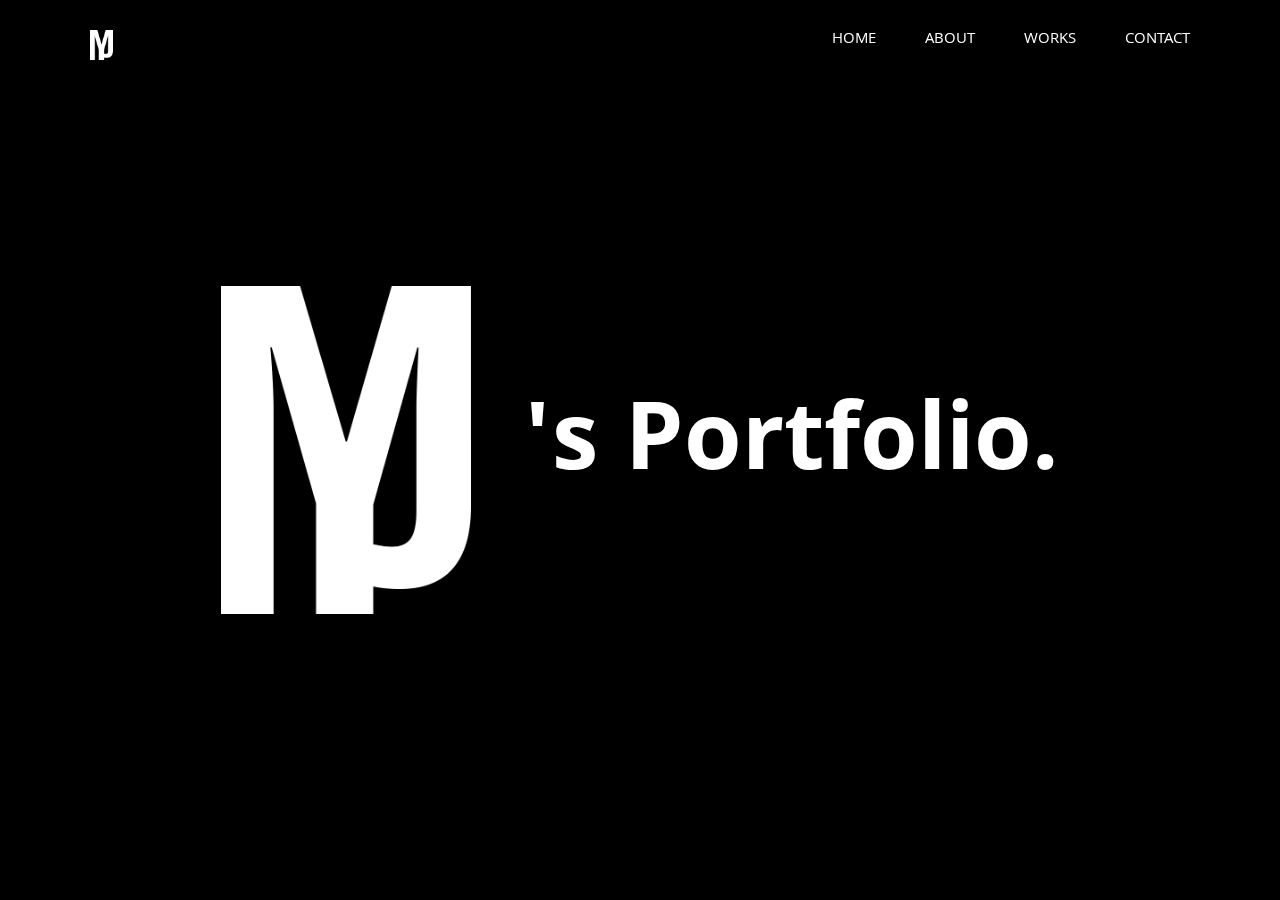
<file: index.html>
<!DOCTYPE HTML>
<html lang="ko">
<head>
    <meta charset="UTF-8">
    <meta name="viewport" content="width=device-width, user-scalable=no, initial-scale=1.0, maximum-scale=1.0, minimum-scale=1.0">
    <meta http-equiv="X-UA-Compatible" content="ie=edge">
    <link rel="stylesheet" href="./css/style_i.css"/>
    <link rel="stylesheet" href="./css/reset.css"/>
    <title>KIM MINJI</title>
</head>
<body>
    <header id="menu">
        <h1 id="logo"><a href="./index.html"><img src="./img/logo.png" alt="logo"/></a></h1>
        <ul>
            <li><a href="./index.html">HOME</a></li>
            <li><a href="./about.html">ABOUT</a></li>
            <li><a href="./works_v.html">WORKS</a></li>
            <li><a href="./contact.html">CONTACT</a></li>
        </ul>
    </header>
    <div id="main_txt">
        <div id="cont">
            <img src="./img/logo.png" alt="logo" />
            <p>'s  Portfolio.</p>
        </div>
    </div>
</body>
</html>
</file>
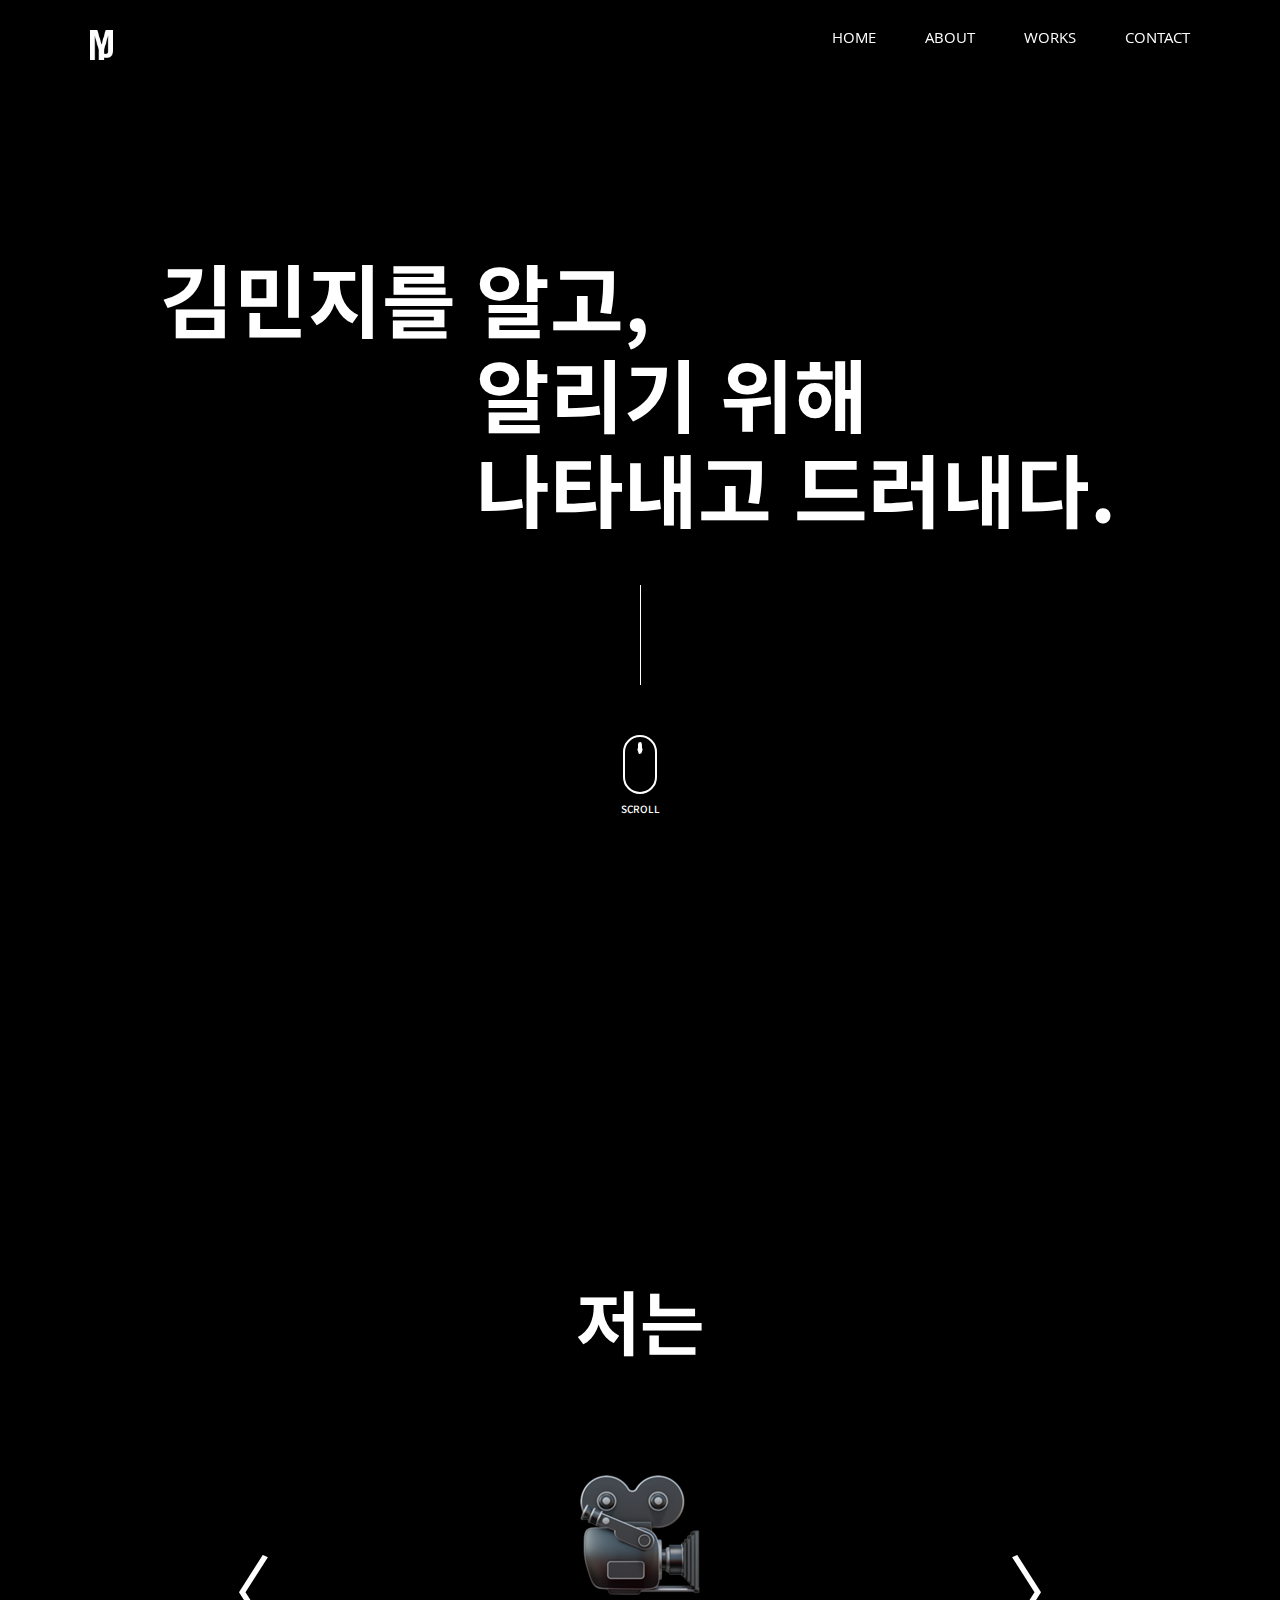
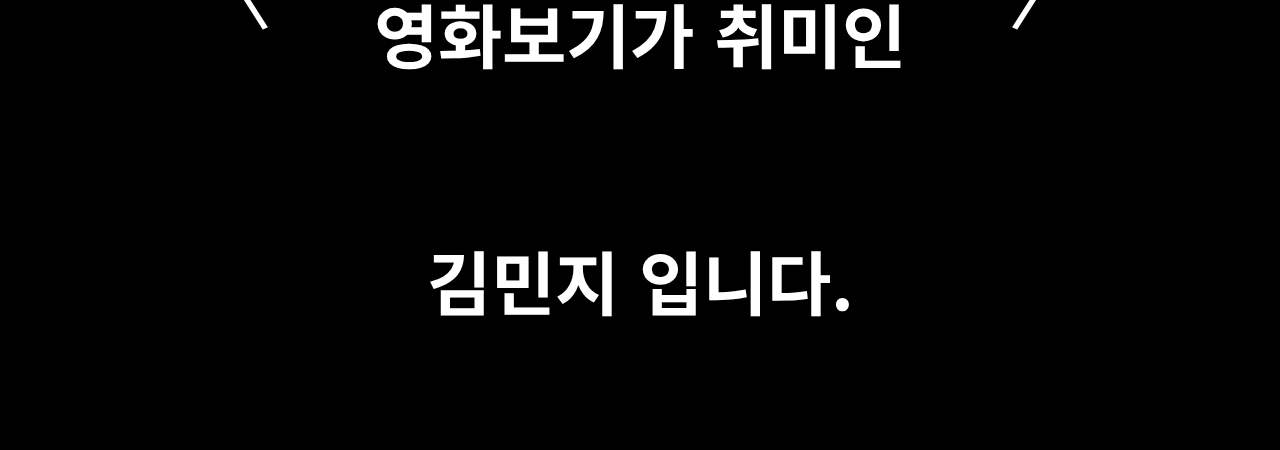
<file: about.html>
<!DOCTYPE HTML>
<html lang="ko">
<head>
    <meta charset="UTF-8">
    <meta name="viewport" content="width=device-width, user-scalable=no, initial-scale=1.0, maximum-scale=1.0, minimum-scale=1.0">
    <meta http-equiv="X-UA-Compatible" content="ie=edge">
    <link rel="stylesheet" href="./css/style_a.css"/>
    <link rel="stylesheet" href="./css/reset.css"/>
    <title>KIM MINJI</title>
</head>
<body>
    <header id="menu">
        <h1 id="logo"><a href="./index.html"><img src="./img/logo.png" alt="logo"/></a></h1>
        <ul>
            <li><a href="./index.html">HOME</a></li>
            <li><a href="./about.html">ABOUT</a></li>
            <li><a href="./works_v.html">WORKS</a></li>
            <li><a href="./contact.html">CONTACT</a></li>
        </ul>
    </header>
    <div id="about_main">
        <div id="about_f">
            <div id="name">
                <p><span>김민지</span>를</p>
            </div>
            <div id="mean">
                <p>알고,</p>
                <p>알리기 위해</p>
                <p>나타내고 드러내다.</p>
            </div>
            <div id="clear"></div>
        </div>
        <div id="line"></div>
        <div id="icon">
            <div id="mouse">
                <div id="down"></div>
                SCROLL
            </div>
        </div>
    </div>
    <div class="about_m">
        <p id="im">저는</p>
        <div class="btn">
            <a class="prev">&#9001;</a>
            <a class="next">&#9002;</a>
        </div>
        <div class="wrap">
            <div class="container">
                <div class="item">
                    <img src="./img/movie.png" alt="movie">
                    <p>영화보기가 취미인</p>
                </div>
                <div class="item">
                    <img src="./img/baby.png" alt="birth">
                    <p>4월 19일에 태어난</p>
                </div>
                <div class="item">
                    <img src="./img/peach.png" alt="peach">
                    <p>복숭아를 좋아하는</p>
                </div>
                <div class="item">
                    <img src="./img/sushi.png" alt="sushi">
                    <p>초밥을 사랑하는</p>
                </div>
                <div class="item">
                    <img src="./img/cat.png" alt="cat">
                    <p>고양이를 키우고 싶은</p>
                </div>
                <div class="item">
                    <img src="./img/rainbow.png" alt="rainbow">
                    <p>무지개를 보고싶은</p>
                </div>
                <div class="item">
                    <img src="./img/cookie.png" alt="cookie">
                    <p>쿠키를 쌓아놓는</p>
                </div>
                <div class="item">
                    <img src="./img/idol.png" alt="idol">
                    <p>아이돌을 좋아하는</p>
                </div>
                <div class="item">
                    <img src="./img/game.png" alt="game">
                    <p>게임을 즐겨하는</p>
                </div>
                <div class="item">
                    <img src="./img/ghost.png" alt="ghost">
                    <p>귀신을 싫어하는</p>
                </div>
            </div>
        </div>
        <p id="minji">김민지 입니다.</p>
    </div>
    <script src="./vendor/jquery/jquery.min.js"></script>
    <script src="./vendor/jquery.easing/jquery.easing.min.js"></script>
    <script src="./js/about.js"></script>
</body>
</html>
</file>
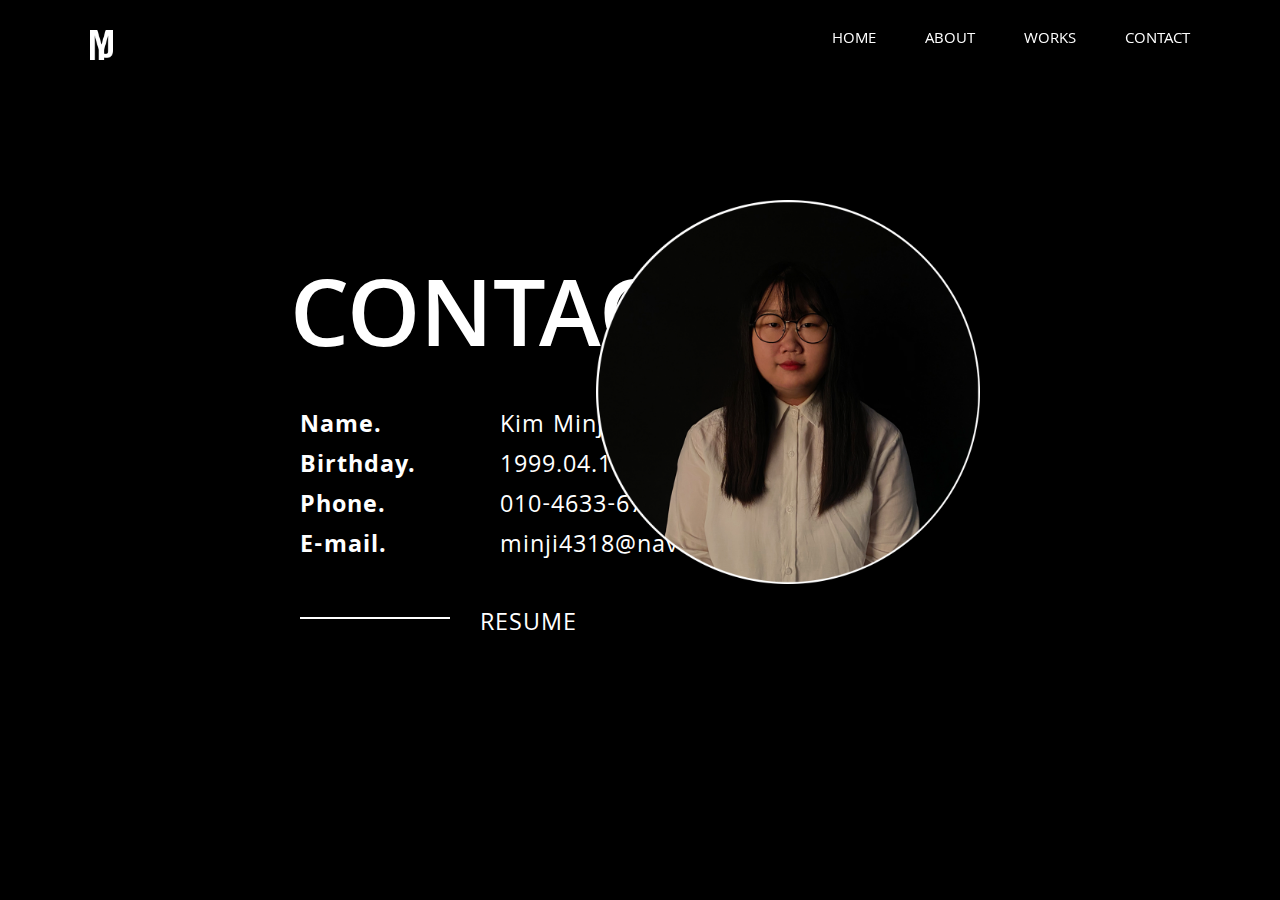
<file: contact.html>
<!DOCTYPE HTML>
<html lang="ko">
<head>
    <meta charset="UTF-8">
    <meta name="viewport" content="width=device-width, user-scalable=no, initial-scale=1.0, maximum-scale=1.0, minimum-scale=1.0">
    <meta http-equiv="X-UA-Compatible" content="ie=edge">
    <link rel="stylesheet" href="./css/style_c.css"/>
    <link rel="stylesheet" href="./css/reset.css"/>
    <title>KIM MINJI</title>
</head>
<body>
    <header id="menu">
        <h1 id="logo"><a href="./index.html"><img src="./img/logo.png" alt="logo"/></a></h1>
        <ul>
            <li><a href="./index.html">HOME</a></li>
            <li><a href="./about.html">ABOUT</a></li>
            <li><a href="./works_v.html">WORKS</a></li>
            <li><a href="./contact.html">CONTACT</a></li>
        </ul>
    </header>
    <div class="my">
        <div id="contact">
            <p><span>CONTACT</span></p>
        </div>
        <div id="info">
            <ul id="con_a">
                <li>Name.</li>
                <li>Birthday.</li>
                <li>Phone.</li>
                <li>E-mail.</li>
            </ul>
            <ul id="con_c">
                <li>Kim Minji</li>
                <li>1999.04.19</li>
                <li>010-4633-6761</li>
                <li>minji4318@naver.com</li>
            </ul>
            <div id="clear"></div>
        </div>
        <div id="resume">
            <div id="line"></div>
            <a href="">RESUME</a>
        </div>
    </div>
    
    <div id="profile">
        <img src="./img/profile.png" alt="Kim Minji">
    </div>
</body>
</html>
</file>
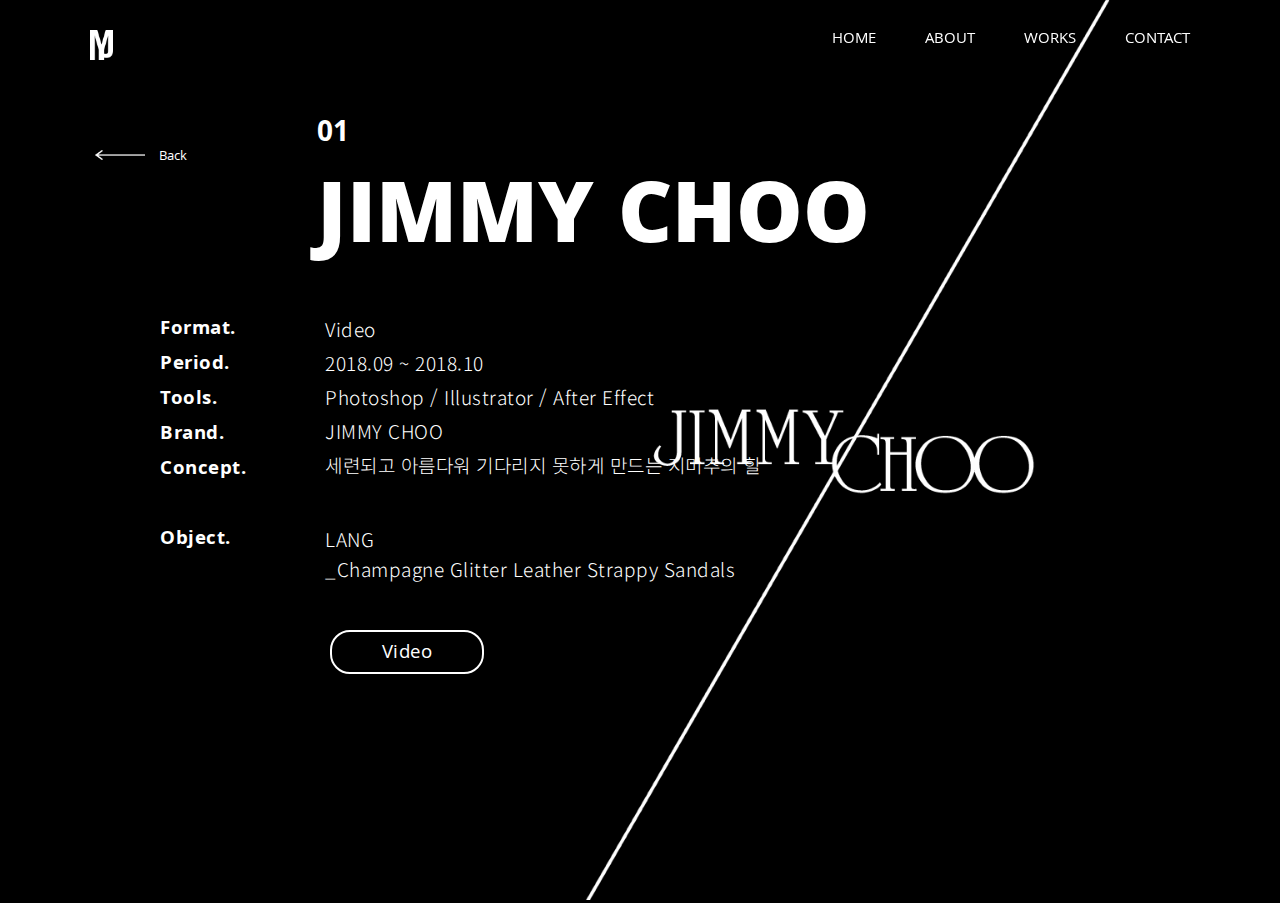
<file: project1.html>
<!DOCTYPE HTML>
<html lang="ko">
<head>
    <meta charset="UTF-8">
    <meta name="viewport" content="width=device-width, user-scalable=no, initial-scale=1.0, maximum-scale=1.0, minimum-scale=1.0">
    <meta http-equiv="X-UA-Compatible" content="ie=edge">
    <link rel="stylesheet" href="./css/style_w_p.css"/>
    <link rel="stylesheet" href="./css/reset.css"/>
    <title>KIM MINJI</title>
</head>
<body>
    <header id="menu">
        <h1 id="logo"><a href="./index.html"><img src="./img/logo.png" alt="logo"/></a></h1>
        <ul>
            <li><a href="./index.html">HOME</a></li>
            <li><a href="./about.html">ABOUT</a></li>
            <li><a href="./works_v.html">WORKS</a></li>
            <li><a href="./contact.html">CONTACT</a></li>
        </ul>
    </header>
    <div class="back">
        <p><a href="./works_v.html"><img src="./img/back.png" alt="back"> Back</a></p>
    </div>
    <div class="p_title">
        <div id="p_num">01</div>
        <h1>JIMMY CHOO</h1>
    </div>
    <div class="clear"></div>
    <div class="p_contents">
        <div id="info">
            <ul id="con_s_j">
                <li>Format.</li>
                <li>Period.</li>
                <li>Tools.</li>
                <li>Brand.</li>
                <li>Concept.</li>
                <li>Object.</li>
            </ul>
            <ul id="con_d_j">
                <li>Video</li>
                <li>2018.09 ~ 2018.10</li>
                <li>Photoshop / Illustrator / After Effect</li>
                <li>JIMMY CHOO</li>
                <li>세련되고 아름다워 기다리지 못하게 만드는 지미추의 힐</li>
                <li>LANG<br />_Champagne Glitter Leather Strappy Sandals</li>
            </ul>
            <div class="clear"></div>
        </div>
        <div class="view_btn">
            <a href="https://youtu.be/fJ2nia4lsm4">Video</a>
        </div>
    </div>
    <div class="p_image_j">
        <img src="./img/jmc.png" alt="image" />
    </div>
</body>
</html>
</file>
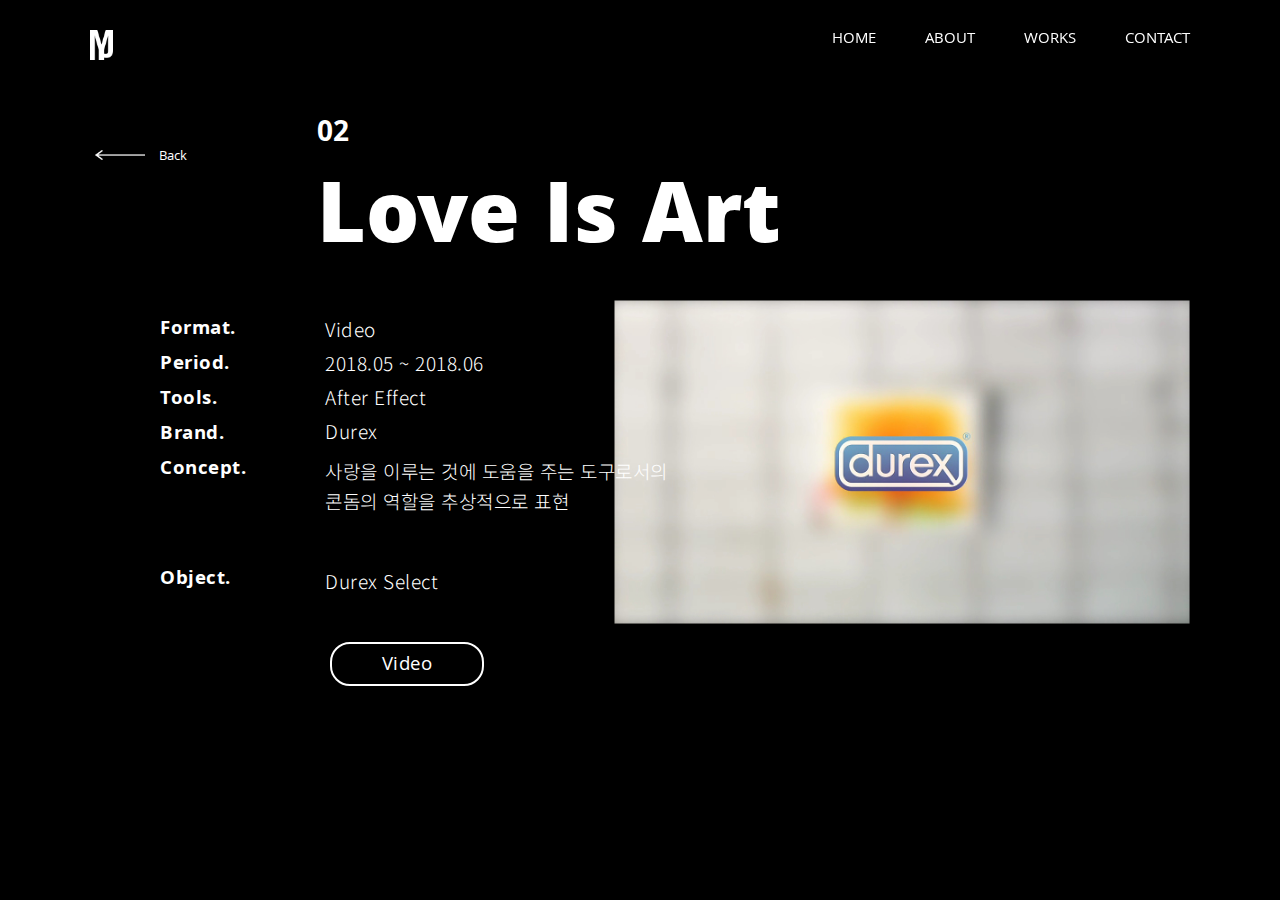
<file: project2.html>
<!DOCTYPE HTML>
<html lang="ko">
<head>
    <meta charset="UTF-8">
    <meta name="viewport" content="width=device-width, user-scalable=no, initial-scale=1.0, maximum-scale=1.0, minimum-scale=1.0">
    <meta http-equiv="X-UA-Compatible" content="ie=edge">
    <link rel="stylesheet" href="./css/style_w_p.css"/>
    <link rel="stylesheet" href="./css/reset.css"/>
    <title>KIM MINJI</title>
</head>
<body>
    <header id="menu">
        <h1 id="logo"><a href="./index.html"><img src="./img/logo.png" alt="logo"/></a></h1>
        <ul>
            <li><a href="./index.html">HOME</a></li>
            <li><a href="./about.html">ABOUT</a></li>
            <li><a href="./works_v.html">WORKS</a></li>
            <li><a href="./contact.html">CONTACT</a></li>
        </ul>
    </header>
    <div class="back">
        <p><a href="./works_v.html"><img src="./img/back.png" alt="back"> Back</a></p>
    </div>
    <div class="p_title">
        <div id="p_num">02</div>
        <h1>Love Is Art</h1>
    </div>
    <div class="clear"></div>
    <div class="p_contents">
        <div id="info">
            <ul id="con_s_l">
                <li>Format.</li>
                <li>Period.</li>
                <li>Tools.</li>
                <li>Brand.</li>
                <li>Concept.</li>
                <li>Object.</li>
            </ul>
            <ul id="con_d_l">
                <li>Video</li>
                <li>2018.05 ~ 2018.06</li>
                <li>After Effect</li>
                <li>Durex</li>
                <li>사랑을 이루는 것에 도움을 주는 도구로서의<br />콘돔의 역할을 추상적으로 표현</li>
                <li>Durex Select</li>
            </ul>
        </div>
        <div class="clear"></div>
        <div class="view_btn">
            <a href="https://youtu.be/Kksdw7ieRys">Video</a>
        </div>
    </div>
    <div class="p_image_l">
        <img src="./img/loveisart.jpg" alt="image" />
    </div>
</body>
</html>
</file>
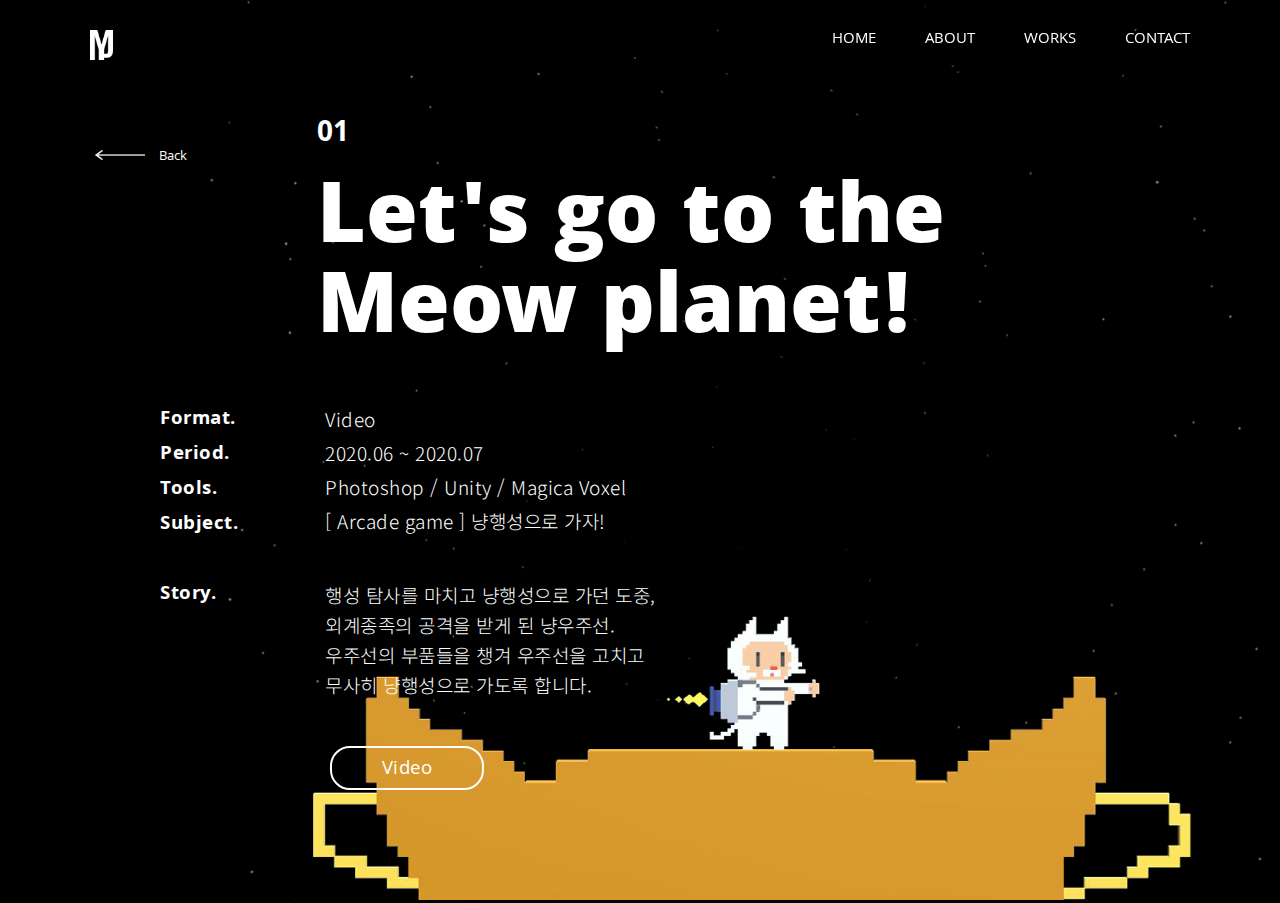
<file: project3.html>
<!DOCTYPE HTML>
<html lang="ko">
<head>
    <meta charset="UTF-8">
    <meta name="viewport" content="width=device-width, user-scalable=no, initial-scale=1.0, maximum-scale=1.0, minimum-scale=1.0">
    <meta http-equiv="X-UA-Compatible" content="ie=edge">
    <link rel="stylesheet" href="./css/style_w_p.css"/>
    <link rel="stylesheet" href="./css/reset.css"/>
    <title>KIM MINJI</title>
</head>
<body>
    <header id="menu">
        <h1 id="logo"><a href="./index.html"><img src="./img/logo.png" alt="logo"/></a></h1>
        <ul>
            <li><a href="./index.html">HOME</a></li>
            <li><a href="./about.html">ABOUT</a></li>
            <li><a href="./works_v.html">WORKS</a></li>
            <li><a href="./contact.html">CONTACT</a></li>
        </ul>
    </header>
    <div class="back">
        <p><a href="./works_u.html"><img src="./img/back.png" alt="back"> Back</a></p>
    </div>
    <div class="p_title">
        <div id="p_num">01</div>
        <h1>Let's go to the<br />Meow planet!</h1>
    </div>
    <div class="clear"></div>
    <div class="p_contents">
        <div id="info">
            <ul id="con_s_le">
                <li>Format.</li>
                <li>Period.</li>
                <li>Tools.</li>
                <li>Subject.</li>
                <li>Story.</li>
            </ul>
            <ul id="con_d_le">
                <li>Video</li>
                <li>2020.06 ~ 2020.07</li>
                <li>Photoshop / Unity / Magica Voxel</li>
                <li>[ Arcade game ] 냥행성으로 가자!</li>
                <li>행성 탐사를 마치고 냥행성으로 가던 도중,<br />외계종족의 공격을 받게 된 냥우주선.<br />우주선의 부품들을 챙겨 우주선을 고치고<br />무사히 냥행성으로 가도록 합니다.</li>
            </ul>
        </div>
        <div class="clear"></div>
        <div class="view_btn">
            <a href="https://youtu.be/oZo0m4hTfcg">Video</a>
        </div>
    </div>
    <div class="p_image_le">
        <img src="./img/lm.png" alt="image" />
    </div>
</body>
</html>
</file>
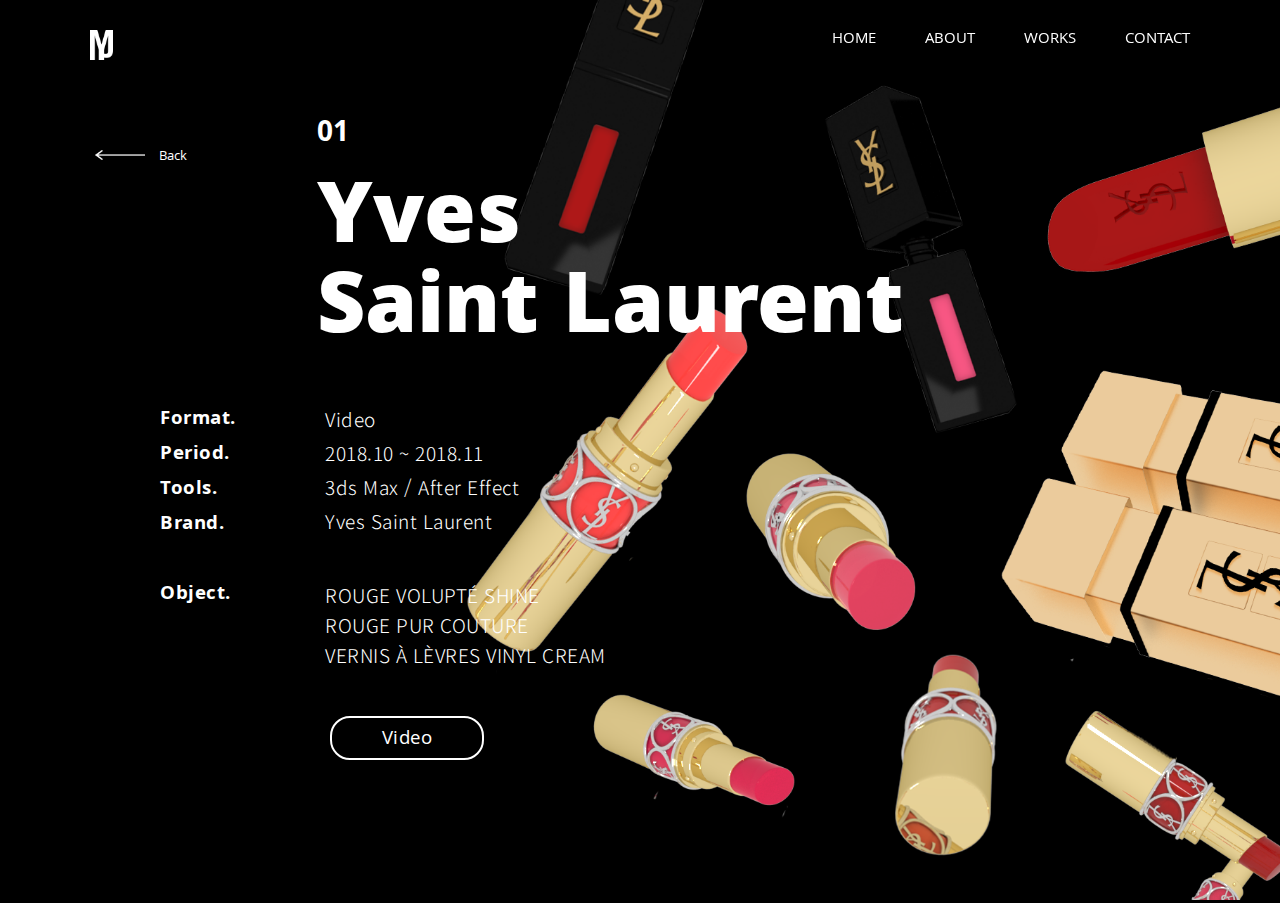
<file: project4.html>
<!DOCTYPE HTML>
<html lang="ko">
<head>
    <meta charset="UTF-8">
    <meta name="viewport" content="width=device-width, user-scalable=no, initial-scale=1.0, maximum-scale=1.0, minimum-scale=1.0">
    <meta http-equiv="X-UA-Compatible" content="ie=edge">
    <link rel="stylesheet" href="./css/style_w_p.css"/>
    <link rel="stylesheet" href="./css/reset.css"/>
    <title>KIM MINJI</title>
</head>
<body>
    <header id="menu">
        <h1 id="logo"><a href="./index.html"><img src="./img/logo.png" alt="logo"/></a></h1>
        <ul>
            <li><a href="./index.html">HOME</a></li>
            <li><a href="./about.html">ABOUT</a></li>
            <li><a href="./works_v.html">WORKS</a></li>
            <li><a href="./contact.html">CONTACT</a></li>
        </ul>
    </header>
    <div class="back">
        <p><a href="./works_3.html"><img src="./img/back.png" alt="back"> Back</a></p>
    </div>
    <div class="p_title">
        <div id="p_num">01</div>
        <h1>Yves<br />Saint Laurent</h1>
    </div>
    <div class="clear"></div>
    <div class="p_contents">
        <div id="info">
            <ul id="con_s_y">
                <li>Format.</li>
                <li>Period.</li>
                <li>Tools.</li>
                <li>Brand.</li>
                <li>Object.</li>
            </ul>
            <ul id="con_d_y">
                <li>Video</li>
                <li>2018.10 ~ 2018.11</li>
                <li>3ds Max / After Effect</li>
                <li>Yves Saint Laurent</li>
                <li>ROUGE VOLUPTÉ SHINE<br />ROUGE PUR COUTURE<br />VERNIS  À LÈVRES VINYL CREAM</li>
            </ul>
        </div>
        <div class="clear"></div>
        <div class="view_btn">
            <a href="https://youtu.be/TQ1-NeabJR4">Video</a>
        </div>
    </div>
    <div class="p_image_y">
        <img src="./img/ysl1.png" alt="poster" />
    </div>
</body>
</html>
</file>
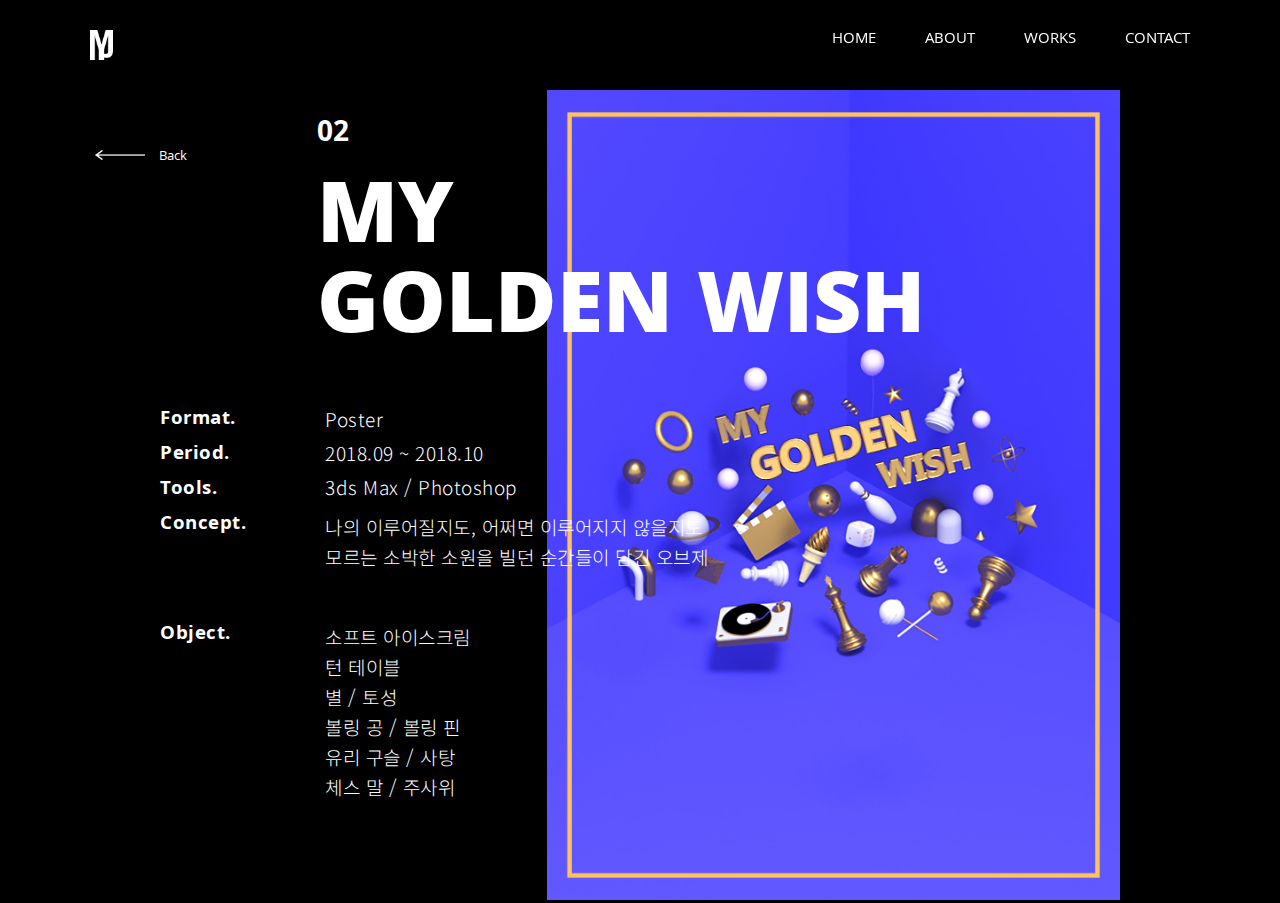
<file: project5.html>
<!DOCTYPE HTML>
<html lang="ko">
<head>
    <meta charset="UTF-8">
    <meta name="viewport" content="width=device-width, user-scalable=no, initial-scale=1.0, maximum-scale=1.0, minimum-scale=1.0">
    <meta http-equiv="X-UA-Compatible" content="ie=edge">
    <link rel="stylesheet" href="./css/style_w_p.css"/>
    <link rel="stylesheet" href="./css/reset.css"/>
    <title>KIM MINJI</title>
</head>
<body>
    <header id="menu">
        <h1 id="logo"><a href="./index.html"><img src="./img/logo.png" alt="logo"/></a></h1>
        <ul>
            <li><a href="./index.html">HOME</a></li>
            <li><a href="./about.html">ABOUT</a></li>
            <li><a href="./works_v.html">WORKS</a></li>
            <li><a href="./contact.html">CONTACT</a></li>
        </ul>
    </header>
    <div class="back">
        <p><a href="./works_3.html"><img src="./img/back.png" alt="back"> Back</a></p>
    </div>
    <div class="p_title">
        <div id="p_num">02</div>
        <h1>MY<br />GOLDEN WISH</h1>
    </div>
    <div class="clear"></div>
    <div class="p_contents">
        <div id="info">
            <ul id="con_s_m">
                <li>Format.</li>
                <li>Period.</li>
                <li>Tools.</li>
                <li>Concept.</li>
                <li>Object.</li>
            </ul>
            <ul id="con_d_m">
                <li>Poster</li>
                <li>2018.09 ~ 2018.10</li>
                <li>3ds Max / Photoshop</li>
                <li>나의 이루어질지도, 어쩌면 이루어지지 않을지도<br />모르는 소박한 소원을 빌던 순간들이 담긴 오브제</li>
                <li>소프트 아이스크림<br />턴 테이블<br />별 / 토성<br />볼링 공 / 볼링 핀<br />유리 구슬 / 사탕<br />체스 말 / 주사위</li>
            </ul>
        </div>
        <div class="clear"></div>
    </div>
    <div class="p_image_m">
        <img src="./img/mygoldenwish.jpg" alt="poster" />
    </div>
</body>
</html>
</file>
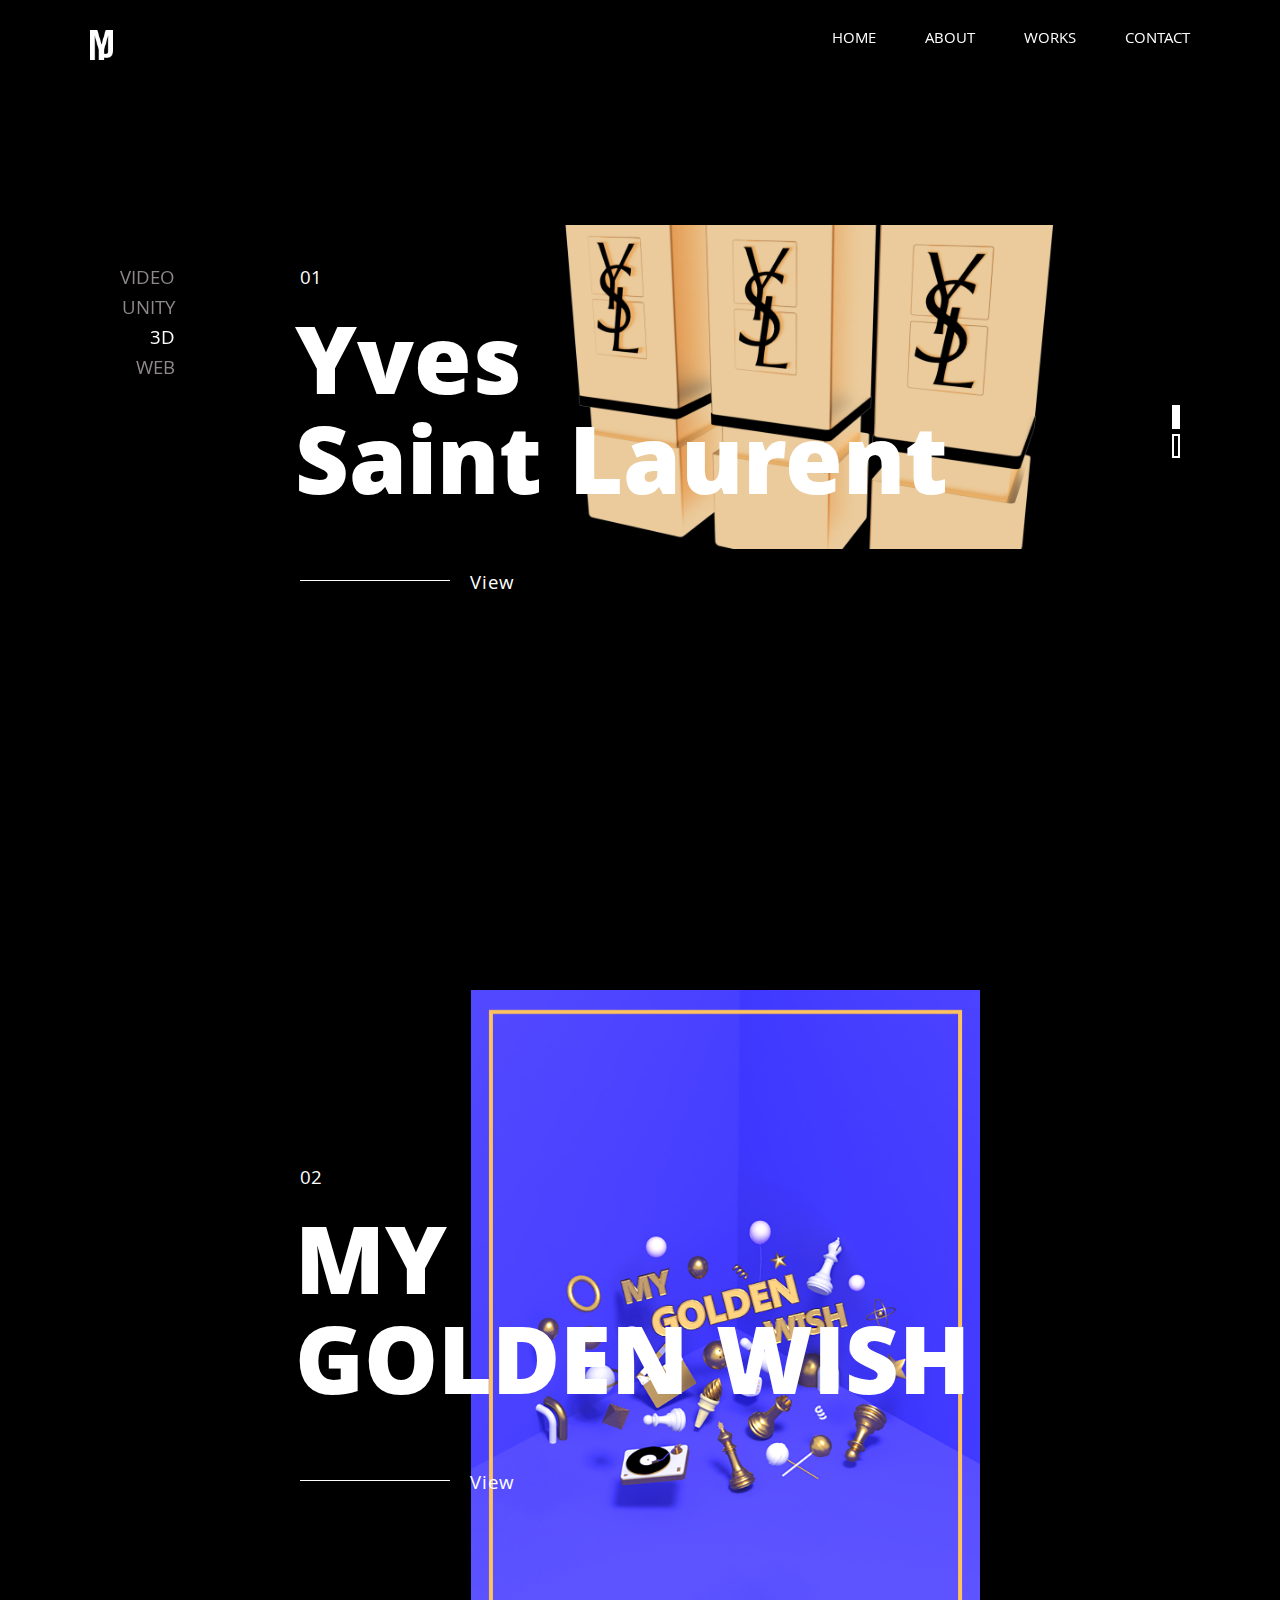
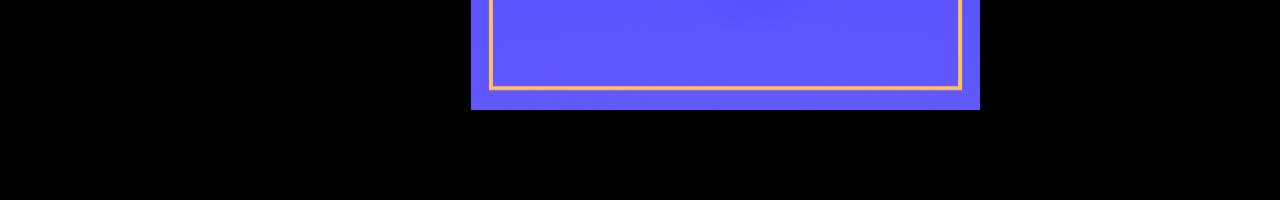
<file: works_3.html>
<!DOCTYPE HTML>
<html lang="ko">
<head>
    <meta charset="UTF-8">
    <meta name="viewport" content="width=device-width, user-scalable=no, initial-scale=1.0, maximum-scale=1.0, minimum-scale=1.0">
    <meta http-equiv="X-UA-Compatible" content="ie=edge">
    <link rel="stylesheet" href="./css/style_w_3.css"/>
    <link rel="stylesheet" href="./css/reset.css"/>
    <title>KIM MINJI</title>
</head>
<body>
    <header id="menu">
        <h1 id="logo"><a href="./index.html"><img src="./img/logo.png" alt="logo"/></a></h1>
        <ul>
            <li><a href="./index.html">HOME</a></li>
            <li><a href="./about.html">ABOUT</a></li>
            <li><a href="./works_v.html">WORKS</a></li>
            <li><a href="./contact.html">CONTACT</a></li>
        </ul>
    </header>
    <div class="work_menu">
        <ul>
            <li class="vi"><a href="./works_v.html">VIDEO</a></li>
            <li class="un"><a href="./works_u.html">UNITY</a></li>
            <li class="thd"><a href="./works_3.html">3D</a></li>
            <li class="we"><a href="./works_w.html">WEB</a></li>
        </ul>
    </div>
    <div class="p_3d">
        <div class="proj">
            <div class="num">01</div>
            <div class="p_title">
                Yves<br/>Saint Laurent
            </div>
            <div class="view">
                <div class="highlighter"></div>
                <div class="line"></div>
                <a class="view_btn" href="./project4.html">View</a>
            </div>
        </div>
        <div class="p_img">
            <img src="./img/ysl.png" alt="thumnail" />
        </div>
    </div>
    <div class="p_3d">
        <div class="proj">
            <div class="num">02</div>
            <div class="p_title">
                MY<br/>GOLDEN WISH
            </div>
            <div class="view">
                <div class="highlighter1"></div>
                <div class="line"></div>
                <a class="view_btn1" href="./project5.html">View</a>
            </div>
        </div>
        <div class="p_img_v">
            <img src="./img/mygoldenwish.jpg" alt="thumnail" />
        </div>
    </div>
    <div class="slide_n">
        <div class="slide_1 bg_wh"></div>
        <div class="slide_2"></div>
    </div>
    <script src="./vendor/jquery/jquery.min.js"></script>
    <script src="./js/highlighter.js"></script>
    <script src="./js/work_s.js"></script>
</body>
</html>
</file>
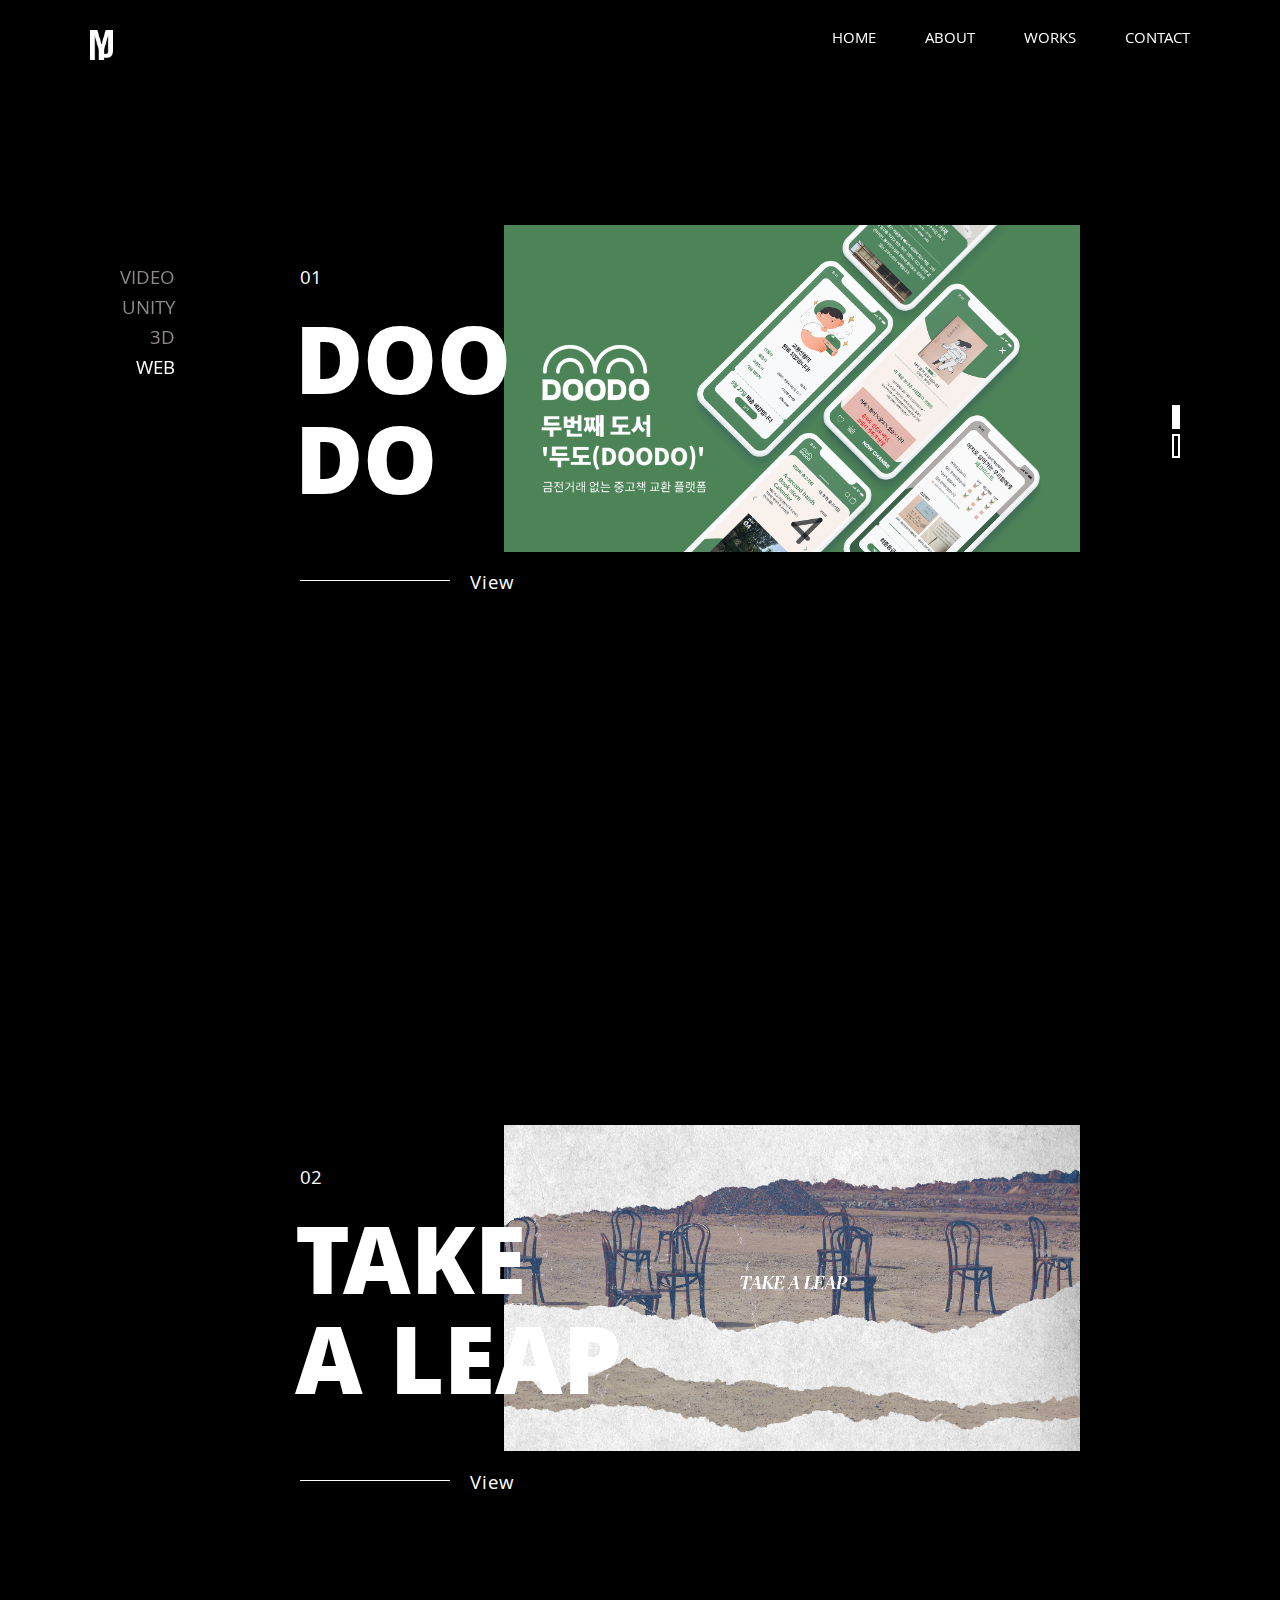
<file: works_w.html>
<!DOCTYPE HTML>
<html lang="ko">
<head>
    <meta charset="UTF-8">
    <meta name="viewport" content="width=device-width, user-scalable=no, initial-scale=1.0, maximum-scale=1.0, minimum-scale=1.0">
    <meta http-equiv="X-UA-Compatible" content="ie=edge">
    <link rel="stylesheet" href="./css/style_w_w.css"/>
    <link rel="stylesheet" href="./css/reset.css"/>
    <title>KIM MINJI</title>
</head>
<body>
    <header id="menu">
        <h1 id="logo"><a href="./index.html"><img src="./img/logo.png" alt="logo"/></a></h1>
        <ul>
            <li><a href="./index.html">HOME</a></li>
            <li><a href="./about.html">ABOUT</a></li>
            <li><a href="./works_v.html">WORKS</a></li>
            <li><a href="./contact.html">CONTACT</a></li>
        </ul>
    </header>
    <div class="work_menu">
        <ul>
            <li class="vi"><a href="./works_v.html">VIDEO</a></li>
            <li class="un"><a href="./works_u.html">UNITY</a></li>
            <li class="thd"><a href="./works_3.html">3D</a></li>
            <li class="we"><a href="./works_w.html">WEB</a></li>
        </ul>
    </div>
    <div class="web_p">
        <div class="proj">
            <div class="num">01</div>
            <div class="p_title">
                DOO<br/>DO
            </div>
            <div class="view">
                <div class="highlighter"></div>
                <div class="line"></div>
                <a class="view_btn" href="./project6.html">View</a>
            </div>
        </div>
        <div class="p_img">
            <img src="./img/doodo.png" alt="thumnail" />
        </div>
    </div>
    <div class="web_p">
        <div class="proj">
            <div class="num">02</div>
            <div class="p_title">
                TAKE<br/>A LEAP
            </div>
            <div class="view">
                <div class="highlighter1"></div>
                <div class="line"></div>
                <a class="view_btn1" href="./project7.html">View</a>
            </div>
        </div>
        <div class="p_img">
            <img src="./img/tal.png" alt="thumnail" />
        </div>
    </div>
    <div class="slide_n">
        <div class="slide_1 bg_wh"></div>
        <div class="slide_2"></div>
    </div>
    <script src="./vendor/jquery/jquery.min.js"></script>
    <script src="./js/highlighter.js"></script>
    <script src="./js/work_s.js"></script>
</body>
</html>
</file>
<file: css/style_i.css>
@import url('https://fonts.googleapis.com/css2?family=Khula:wght@300;400;600;700;800&family=Noto+Sans+KR:wght@100;300;400;500;700;900&display=swap');

body{
    background-color: black;
}

header {
    top: 0; 
    left: 0; 
    position: fixed; 
    width: 100%; 
    height: 80px;
    transition: top 0.2s ease-in-out; 
    z-index: 100;
}
header #logo img {
    float:left;
    margin-left: 90px; 
    margin-top: 30px;
    height: 30px;
}
header ul {
    list-style: none; 
    float: right;
    margin-top: 30px;
    margin-right: 65px;
}
header ul li {
    font-family: 'Khula', sans-serif;
    text-decoration: none; 
    display: inline-block; 
    font-size: 16px; 
    font-weight: 500; 
    padding-left: 20px; 
    padding-right: 25px; 
}
header ul li a {
    text-decoration: none; 
    color: white;
}
header ul li a:hover {
    text-decoration: none; 
    color: #43BD8E;
}
#main_txt {margin: auto;}
#cont {
    min-height: 100vh;
    display: flex;
    align-items: center;
    justify-content: center;
}
#cont img{width: 250px;}
#cont p{
    align-items: baseline;
    margin-left: 50px;
    font-family: 'Khula', sans-serif;
    font-size: 100px; 
    font-weight: 700; 
    color: white;
}
</file>
<file: css/style_a.css>
@import url('https://fonts.googleapis.com/css2?family=Khula:wght@300;400;600;700;800&family=Noto+Sans+KR:wght@100;300;400;500;700;900&display=swap');

body{
    background-color: black;
}
::-webkit-scrollbar{display: none;}
header {
    top: 0; 
    left: 0; 
    position: fixed; 
    width: 100%; 
    height: 80px;
    z-index: 100;
}
header #logo img {
    float:left;
    margin-left: 90px; 
    margin-top: 30px;
    height: 30px;
}
header ul {
    list-style: none; 
    float: right;
    margin-top: 30px;
    margin-right: 65px;
}
header ul li {
    font-family: 'Khula', sans-serif;
    text-decoration: none; 
    display: inline-block; 
    font-size: 16px; 
    font-weight: 500; 
    padding-left: 20px; 
    padding-right: 25px; 
}
header ul li a {
    text-decoration: none; 
    color: white;
}
header ul li a:hover {
    text-decoration: none; 
    color: #43BD8E;
}
#about_main{width: 100%;height: 100vh;}
#about_f {
    width: 960px;
    margin: 250px auto 0 auto;
}
#name {
    float: left;
    font-family: 'Noto Sans KR', sans-serif;
    text-align: right;
    color: white;
    font-size: 80px; 
    font-weight: 700; 
    line-height: 95px;
    text-align: right;
    margin-right: 20px;
}
#name span:hover {color: #43BD8E;}
#mean{
    float: left;
    font-family: 'Noto Sans KR', sans-serif;
    color: white;
    font-size: 80px; 
    font-weight: 700; 
    line-height: 95px;
}
#clear {clear: both;}
#line{
    margin: 50px auto;
    width: 1px;
    height: 100px;
    background-color: white;
}
#icon {width: 100%; height: auto;}
#mouse {
    text-align: center;
    width: 100PX;
    margin: 30px auto 0 auto ;
    font-family: 'Noto Sans KR', sans-serif;
    color: white;
    font-size: 10px; 
    font-weight: 500; 
}
#down {
    margin: 0 auto 10px auto;
    position: relative;
    width: 30px;
    height: 55px;
    border-radius: 25px;
    background: transparent;
    border: 2px solid white;
    overflow: hidden;
}
#down::before{
    content: '';
    position: absolute;
    width: 5px;
    height: 5px;
    border-radius: 50%;
    background-color: white;
    left: 50%;
    top: 10px;
    transform: translate(-50%,0);
    animation: animate 1s linear infinite;
}
#down::after{
    content: '';
    position: absolute;
    width: 4px;
    height: 12px;
    border-radius: 3px 50%;
    background-color: white;
    left: 50%;
    top: 5px;
    transform: translate(-50%,0);
}
@keyframes animate {
    0%{
        transform: translate(-50%,10px);
        opacity: 0;
    }
    80%{
        transform: translate(-50%,50px);
        opacity: 1;
    }
    100%{
        transform: translate(-50%,70px);
        opacity: 0;
    }

}
.about_m {
    height: 100vh;
    position: relative;
}
#im {
    text-align: center;
    font-family: 'Noto Sans KR', sans-serif;
    color: white;
    font-size: 70px; 
    font-weight: 700; 
    padding-top: 15vh;
}
#minji {
    text-align: center;
    font-family: 'Noto Sans KR', sans-serif;
    color: white;
    font-size: 70px; 
    font-weight: 700; 
    padding-bottom: 5vh;
}
.wrap {
    margin: 70px auto 70px auto;
    width: 1000px;
    height: 350px;
    position: relative;
    overflow: hidden;
}
.container{ 
    width: 1000%;
    top: 0;
    left: 0;
    position: absolute;
    transform: left 0.3s ease-in-out;
}
.item {
    text-align: center;
    float: left;
    width: 1000px;
    height: 350px;
    margin-top: 50px;
    
}
.container p{
    font-family: 'Noto Sans KR', sans-serif;
    color: white;
    font-size: 70px; 
    font-weight: 700; 
}
.btn{z-index:1000;width: 100%;}
.btn a{
    text-decoration: none;
    color: white;
    font-size: 80px;
}
.btn a:hover {color: #43BD8E;cursor: pointer;}
.prev {left: 15%;position:absolute;top:45%;}
.next {right: 15%;position:absolute;top:45%;}
</file>
<file: css/style_c.css>
@import url('https://fonts.googleapis.com/css2?family=Khula:wght@300;400;600;700;800&family=Noto+Sans+KR:wght@100;300;400;500;700;900&display=swap');

body{
    background-color: black;
}

header {
    top: 0; 
    left: 0; 
    position: fixed; 
    width: 100%; 
    height: 80px;
    transition: top 0.2s ease-in-out; 
    z-index: 100;
}
header #logo img {
    float:left;
    margin-left: 90px; 
    margin-top: 30px;
    height: 30px;
}
header ul {
    list-style: none; 
    float: right;
    margin-top: 30px;
    margin-right: 65px;
}
header ul li {
    font-family: 'Khula', sans-serif;
    text-decoration: none; 
    display: inline-block; 
    font-size: 16px; 
    font-weight: 500; 
    padding-left: 20px; 
    padding-right: 25px; 
}
header ul li a {
    text-decoration: none; 
    color: white;
}
header ul li a:hover {
    text-decoration: none; 
    color: #43BD8E;
}

.my {
    margin-top: 33vh;
    margin-left: 300px;
}
#contact {
    margin-left: -10px;
    margin-bottom: 50px;
}
#contact p {
    font-family: 'Khula', sans-serif;
    font-weight: 600;
    font-size: 100px;
    color: white;
    line-height: 60px;
}
#contact p span:hover {
    text-decoration: none; 
    color: #43BD8E;
}

#info{
    color: white;
    padding-bottom: 50px;
}
#con_a {
    float: left;
    width: 100px;
    margin-right: 100px;
}
#con_a li{
    font-family: 'Khula', sans-serif;
    font-weight: 700;
    font-size: 25px;
    line-height: 40px;
    letter-spacing:1px;
    color: white;
}
#con_c {
    float: left;
    width: 200px;
}
#con_c li{
    font-family: 'Khula', sans-serif;
    font-weight: 400;
    font-size: 25px;
    line-height: 40px;
    color: white;
    letter-spacing:1px;
}
#clear {clear: both;}

#resume {
    width: 300px;
    height: 50px;
    color: white;
}
#line {
    width: 150px;
    height: 2px;
    margin-right: 30px;
    background-color: white;
    float: left;
}
#resume a{
    float: left;
    font-family: 'Khula', sans-serif;
    font-weight: 400;
    font-size: 25px;
    line-height: 17px;
    color: white;
    letter-spacing:1px;
    text-decoration: none;
}
#resume a:hover{
    color: #43BD8E;
}

#profile {
    position: absolute;
    top: 200px;
    right: 300px;
    width: 30vw;
    height: auto;
} 
#profile img {
    width: 100%;
    height: 100%;
}
</file>
<file: css/style_w_p.css>
@import url('https://fonts.googleapis.com/css2?family=Khula:wght@300;400;600;700;800&family=Noto+Sans+KR:wght@100;300;400;500;700;900&display=swap');

body{
    background-color: black;
}

header {
    top: 0; 
    left: 0; 
    position: fixed; 
    width: 100%; 
    height: 80px;
    transition: top 0.2s ease-in-out; 
    z-index: 100;
}
header #logo img {
    float:left;
    margin-left: 90px; 
    margin-top: 30px;
    height: 30px;
}
header ul {
    list-style: none; 
    float: right;
    margin-top: 30px;
    margin-right: 65px;
}
header ul li {
    font-family: 'Khula', sans-serif;
    text-decoration: none; 
    display: inline-block; 
    font-size: 16px; 
    font-weight: 500; 
    padding-left: 20px; 
    padding-right: 25px; 
}
header ul li a {
    text-decoration: none; 
    color: white;
}
header ul li a:hover {
    text-decoration: none; 
    color: #43BD8E;
}
.clear {clear: both;}

.back {margin-top: 150px;margin-left: 95px;float: left;}
.back img {width: 50px;height: 10px; margin-right: 10px;}
.back a{text-decoration: none;color: #fff;}
.back p{color: #fff;cursor: pointer;font-family: 'Khula', sans-serif;font-size: 14px;}

.p_title {margin-top: 120px;float: left;margin-left: 130px;}
#p_num {font-family: 'Khula', sans-serif;font-size: 30px;color: #fff;font-weight: 700;margin-bottom: 30px;}
.p_title h1 {font-family: 'Khula', sans-serif;font-size: 90px;color: #fff;font-weight: 900;}

.p_contents {letter-spacing:0.5px;}

#info {margin-top: 50px;margin-left: 160px;}
#con_s_j {float: left;width: 165px;}
#con_s_j li{font-family: 'Khula', sans-serif;font-size: 20px;color: #fff;font-weight: 700;margin-bottom: 15px;line-height: 20px;}
#con_s_j li:last-child {margin-top: 50px;}

#con_d_j {float: left;}
#con_d_j li{font-family: 'Noto Sans KR', sans-serif;font-size: 19px;color: #fff;font-weight: 300;margin-bottom: 16px;line-height: 18px;}
#con_d_j li:last-child {margin-top: 50px;line-height: 30px;}

.view_btn{width: 150px;height: 40px;border: solid 2px white;text-align: center;margin-left: 330px;margin-top: 30px;border-radius:20px/20px;}
.view_btn a{text-decoration: none;color: white;font-family: 'Khula', sans-serif;font-size: 20px;font-weight: 500;line-height: 45px;}
.view_btn1{width: 200px;height: 40px;border: solid 2px white;text-align: center;margin-left: 30px;margin-top: 30px;border-radius:20px/20px;}
.view_btn1 a{text-decoration: none;color: white;font-family: 'Khula', sans-serif;font-size: 20px;font-weight: 500;line-height: 45px;}
.view .view_btn{float: left;}
.view .view_btn1{float: left;}

.p_image_j{height:100vh;top:0;right:0;position: absolute;z-index: -5;}
.p_image_j img{height: 100%;}

.p_image_l{width: 45%;top:300px;right: 90px;position: absolute;z-index: -5;}
.p_image_l img{width: 100%;}

.p_image_le{height:100vh;top:0;right: 0;position: absolute;z-index: -5;}
.p_image_le img{height: 100%;}

.p_image_y{height:100vh;top:0;right: 0;position: absolute;z-index: -5;}
.p_image_y img{height: 100%;}

.p_image_m{height:90vh; top:10vh;right: 160px;position: absolute;z-index: -5;}
.p_image_m img{height: 100%;}

.p_image_d{height:100vh;top:0;right: 0;position: absolute;z-index: -5;}
.p_image_d img{height: 100%;}

.p_image_t{height:100vh;top:0;right: 0;position: absolute;z-index: -5;}
.p_image_t img{height: 100%;}

#con_s_l {float: left;width: 165px;}
#con_s_l li{font-family: 'Khula', sans-serif;font-size: 20px;color: #fff;font-weight: 700;margin-bottom: 15px;line-height: 20px;}
#con_s_l li:last-child {margin-top: 90px;}

#con_d_l {float: left;}
#con_d_l li{font-family: 'Noto Sans KR', sans-serif;font-size: 19px;color: #fff;font-weight: 300;margin-bottom: 16px;line-height: 18px;}
#con_d_l li:nth-child(5) {line-height: 30px;}
#con_d_l li:last-child {margin-top: 50px;line-height: 30px;}

#con_s_le {float: left;width: 165px;}
#con_s_le li{font-family: 'Khula', sans-serif;font-size: 20px;color: #fff;font-weight: 700;margin-bottom: 15px;line-height: 20px;}
#con_s_le li:last-child {margin-top: 50px;}

#con_d_le {float: left;}
#con_d_le li{font-family: 'Noto Sans KR', sans-serif;font-size: 19px;color: #fff;font-weight: 300;margin-bottom: 16px;line-height: 18px;}
#con_d_le li:nth-child(5) {line-height: 30px;}
#con_d_le li:last-child {margin-top: 50px;line-height: 30px;}

#con_s_y {float: left;width: 165px;}
#con_s_y li{font-family: 'Khula', sans-serif;font-size: 20px;color: #fff;font-weight: 700;margin-bottom: 15px;line-height: 20px;}
#con_s_y li:last-child {margin-top: 50px;}

#con_d_y {float: left;}
#con_d_y li{font-family: 'Noto Sans KR', sans-serif;font-size: 19px;color: #fff;font-weight: 300;margin-bottom: 16px;line-height: 18px;}
#con_d_y li:nth-child(5) {line-height: 30px;}
#con_d_y li:last-child {margin-top: 50px;line-height: 30px;}


#con_s_m {float: left;width: 165px;}
#con_s_m li{font-family: 'Khula', sans-serif;font-size: 20px;color: #fff;font-weight: 700;margin-bottom: 15px;line-height: 20px;}
#con_s_m li:last-child {margin-top: 90px;}

#con_d_m {float: left;}
#con_d_m li{font-family: 'Noto Sans KR', sans-serif;font-size: 19px;color: #fff;font-weight: 300;margin-bottom: 16px;line-height: 18px;}
#con_d_m li:nth-child(4) {line-height: 30px;}
#con_d_m li:last-child {margin-top: 50px;line-height: 30px;}
#con_s_d {float: left;width: 165px;}
#con_s_d li{font-family: 'Khula', sans-serif;font-size: 20px;color: #fff;font-weight: 700;margin-bottom: 15px;line-height: 20px;}
#con_s_d li:last-child {margin-top: 50px;}

#con_d_d {float: left;}
#con_d_d li{font-family: 'Noto Sans KR', sans-serif;font-size: 19px;color: #fff;font-weight: 300;margin-bottom: 16px;line-height: 18px;}
#con_d_d li:last-child {margin-top: 50px;line-height: 30px;}

#con_s_t {float: left;width: 165px;}
#con_s_t li{font-family: 'Khula', sans-serif;font-size: 20px;color: #fff;font-weight: 700;margin-bottom: 15px;line-height: 20px;}
#con_s_t li:last-child {margin-top: 50px;}

#con_d_t {float: left;}
#con_d_t li{font-family: 'Noto Sans KR', sans-serif;font-size: 19px;color: #fff;font-weight: 300;margin-bottom: 16px;line-height: 18px;}
#con_d_t li:last-child {margin-top: 50px;line-height: 30px;}
</file>
<file: css/style_w_3.css>
@import url('https://fonts.googleapis.com/css2?family=Khula:wght@300;400;600;700;800&family=Noto+Sans+KR:wght@100;300;400;500;700;900&display=swap');

body{
    background-color: black;
}
body::-webkit-scrollbar {
    display: none;
}
header {
    top: 0; 
    left: 0; 
    position: fixed; 
    width: 100%; 
    height: 80px;
    transition: top 0.2s ease-in-out; 
    z-index: 100;
}
header #logo img {
    float:left;
    margin-left: 90px; 
    margin-top: 30px;
    height: 30px;
}
header ul {
    list-style: none; 
    float: right;
    margin-top: 30px;
    margin-right: 65px;
}
header ul li {
    font-family: 'Khula', sans-serif;
    text-decoration: none; 
    display: inline-block; 
    font-size: 16px; 
    font-weight: 500; 
    padding-left: 20px; 
    padding-right: 25px; 
}
header ul li a {
    text-decoration: none; 
    color: white;
}
header ul li a:hover {
    text-decoration: none; 
    color: #43BD8E;
}
.work_menu{
    top: 30vh;
    left: 120px;
    position: fixed; 
    z-index: 1000;
}
.work_menu ul{list-style: none; text-align: right;}
.work_menu ul li{
    font-family: 'Khula', sans-serif;
    font-size: 20px;
    margin-bottom: 10px;
}
.work_menu ul li a{
    text-decoration: none; 
    color: #8E8888;
}
.thd a{
    color: #ffffff !important; 
}
.work_menu ul li a:hover {
    color: #ffffff;
}
.p_3d{
    position: relative;
    top: 0;
    left: 0;
    width: 100%;
    height: 100vh;
}
.proj{
    position: absolute;
    margin-top: 30vh;
    margin-left: 300px;
    font-family: 'Khula', sans-serif;
}
.num{
    font-weight: 500;
    font-size: 20px;
    color: white;
    margin-bottom: 35px;
}
.p_title{
    font-weight: 900;
    font-size: 100px;
    color: white;
    margin-left: -5px;
}
.highlighter{
    position: absolute;
    top: 180px;
    width: 0px;
    height: 70px;
    background-color:#E9B77B;
    margin-left: 20px;
    z-index: -1;
    transition: width 0.3s ease-in-out;
}
.highlighter.hl{
    width: 680px;
    transition: width 0.3s ease-in-out;
}
.highlighter1{
    position: absolute;
    top: 180px;
    width: 0px;
    height: 70px;
    background-color:#5B52FF;
    margin-left: 20px;
    z-index: -1;
    transition: width 0.3s ease-in-out;
}
.highlighter1.hl1{
    width: 700px;
    transition: width 0.3s ease-in-out;
}

.view {margin-top: 50px;}
.line{
    width: 150px;
    height: 1px;
    background-color: white;
    float: left;
    margin-top: 5px;
    margin-right: 20px;
}
.view a{
    float: left;
    font-family: 'Khula', sans-serif;
    font-weight: 400;
    font-size: 20px;
    color: white;
    letter-spacing:1px;
    text-decoration: none;
}
.p_img {position: absolute; width: 45%;top: 25vh;right: 200px; z-index: -10;}
.p_img img{width: 100%;}
.p_img_v {position: absolute; height: 80vh;top: 10vh;right: 300px; z-index: -10;}
.p_img_v img{height: 100%;}
.slide_n {position: fixed;top:50%;right: 100px; margin-top: -45px;}
.bg_wh {background-color: white;}
.slide_1{width: 4px;height: 20px; border: white solid 2px;margin-bottom: 5px;}
.slide_2{width: 4px;height: 20px; border: white solid 2px;}
</file>
<file: css/style_w_w.css>
@import url('https://fonts.googleapis.com/css2?family=Khula:wght@300;400;600;700;800&family=Noto+Sans+KR:wght@100;300;400;500;700;900&display=swap');

body{
    background-color: black;
}
body::-webkit-scrollbar {
    display: none;
}
header {
    top: 0; 
    left: 0; 
    position: fixed; 
    width: 100%; 
    height: 80px;
    transition: top 0.2s ease-in-out; 
    z-index: 100;
}
header #logo img {
    float:left;
    margin-left: 90px; 
    margin-top: 30px;
    height: 30px;
}
header ul {
    list-style: none; 
    float: right;
    margin-top: 30px;
    margin-right: 65px;
}
header ul li {
    font-family: 'Khula', sans-serif;
    text-decoration: none; 
    display: inline-block; 
    font-size: 16px; 
    font-weight: 500; 
    padding-left: 20px; 
    padding-right: 25px; 
}
header ul li a {
    text-decoration: none; 
    color: white;
}
header ul li a:hover {
    text-decoration: none; 
    color: #43BD8E;
}
.work_menu{
    top: 30vh;
    left: 120px;
    position: fixed; 
    z-index: 1000;
}
.work_menu ul{list-style: none; text-align: right;}
.work_menu ul li{
    font-family: 'Khula', sans-serif;
    font-size: 20px;
    margin-bottom: 10px;
}
.work_menu ul li a{
    text-decoration: none; 
    color: #8E8888;
}
.we a{
    color: #ffffff !important; 
}
.work_menu ul li a:hover {
    color: #ffffff;
}
.web_p{
    position: relative;
    top: 0;
    left: 0;
    width: 100%;
    height: 100vh;
}
.proj{
    position: absolute;
    margin-top: 30vh;
    margin-left: 300px;
    font-family: 'Khula', sans-serif;
}
.num{
    font-weight: 500;
    font-size: 20px;
    color: white;
    margin-bottom: 35px;
}
.p_title{
    font-weight: 900;
    font-size: 100px;
    color: white;
    margin-left: -5px;
}
.highlighter{
    position: absolute;
    top: 180px;
    width: 0px;
    height: 70px;
    background-color: #578B67;
    margin-left: 20px;
    z-index: -1;
    transition: width 0.3s ease-in-out;
}
.highlighter.hl{
    width: 170px;
    transition: width 0.3s ease-in-out;
}
.highlighter1{
    position: absolute;
    top: 180px;
    width: 0px;
    height: 70px;
    background-color: #AA9992;
    margin-left: 20px;
    z-index: -1;
    transition: width 0.3s ease-in-out;
}
.highlighter1.hl1{
    width: 360px;
    transition: width 0.3s ease-in-out;
}
.view {margin-top: 50px;}
.line{
    width: 150px;
    height: 1px;
    background-color: white;
    float: left;
    margin-top: 5px;
    margin-right: 20px;
}
.view a{
    float: left;
    font-family: 'Khula', sans-serif;
    font-weight: 400;
    font-size: 20px;
    color: white;
    letter-spacing:1px;
    text-decoration: none;
}
.p_img {position: absolute; width: 45%;top: 25vh;right: 200px; z-index: -10;}
.p_img img{width: 100%;}
.slide_n {position: fixed;top:50%;right: 100px; margin-top: -45px;}
.bg_wh {background-color: white;}
.slide_1{width: 4px;height: 20px; border: white solid 2px;margin-bottom: 5px;}
.slide_2{width: 4px;height: 20px; border: white solid 2px;}
</file>
